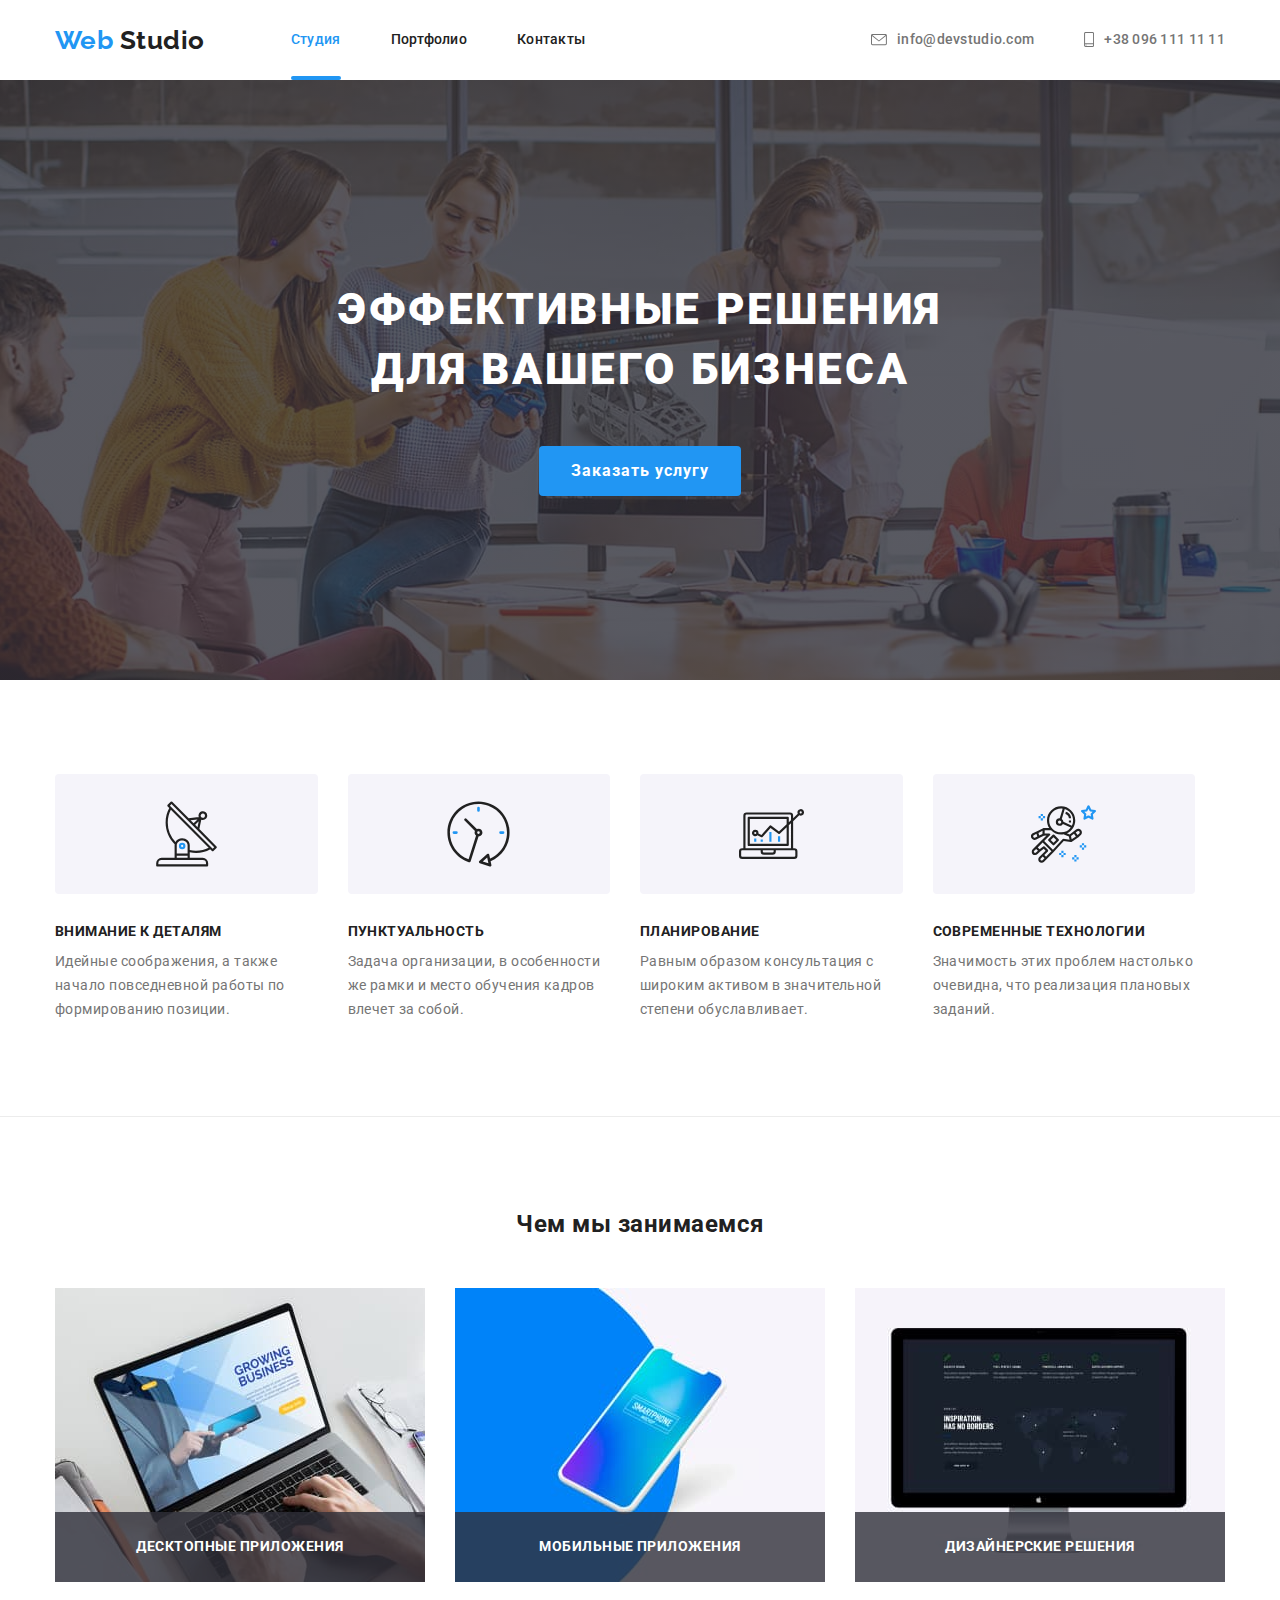
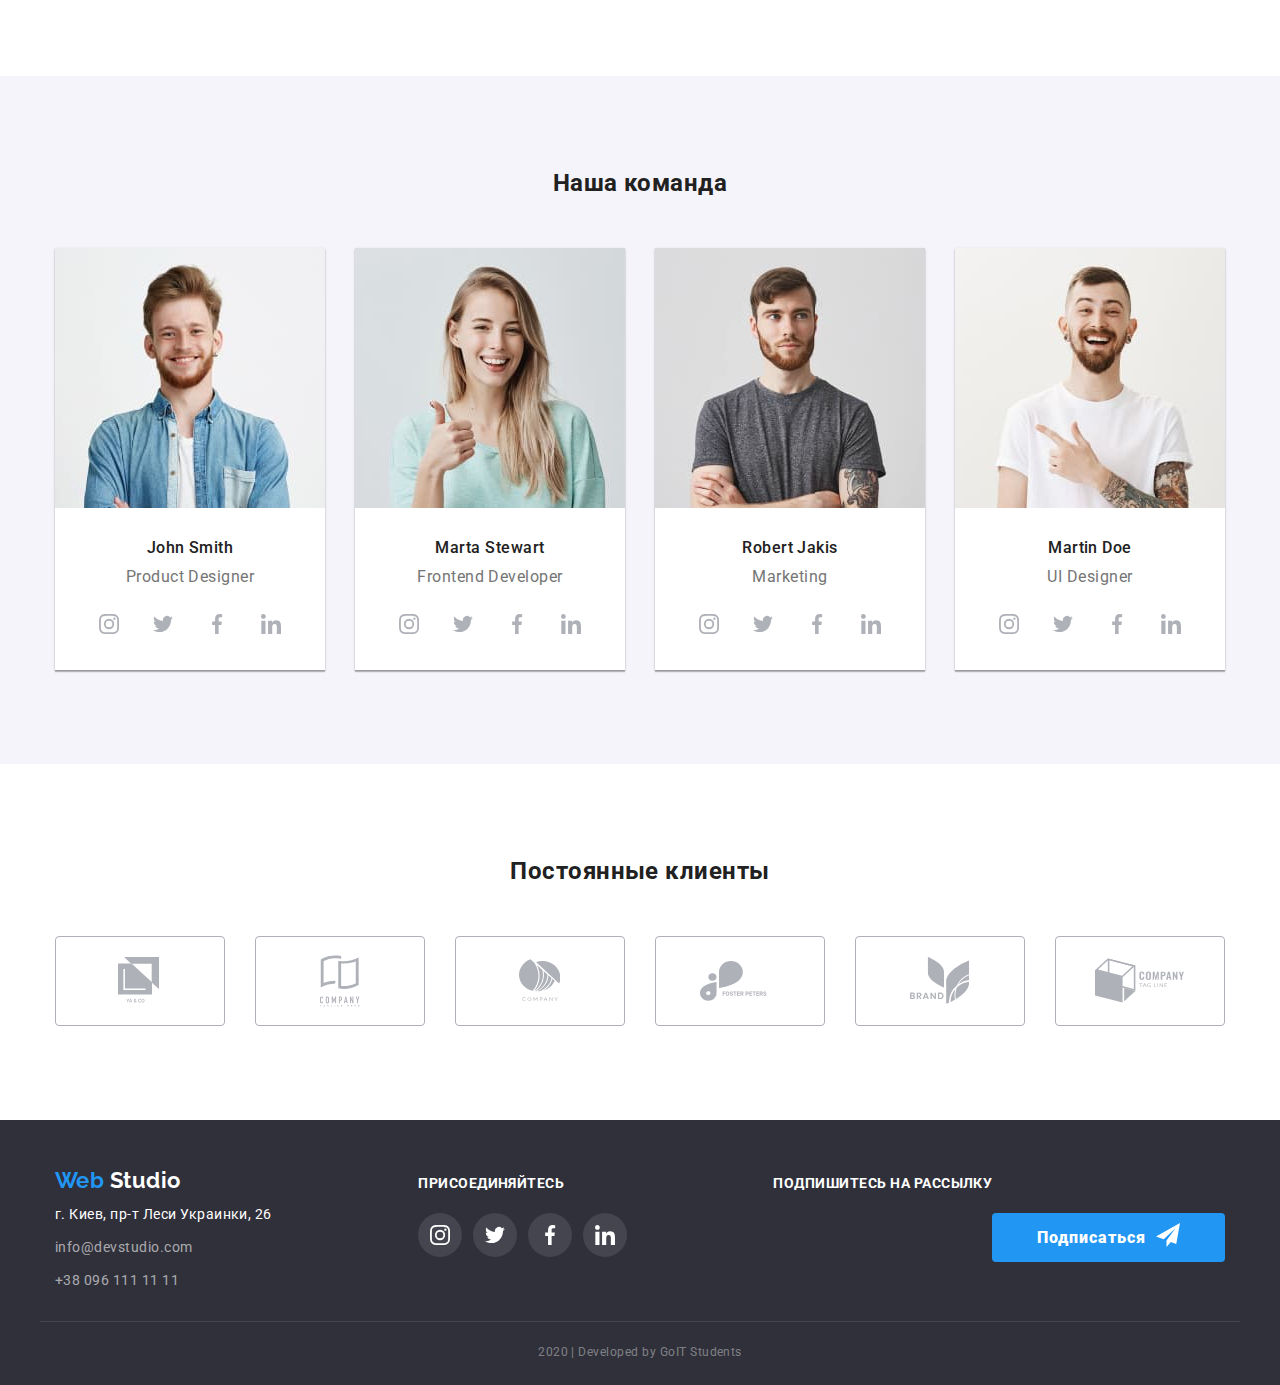
<file: index.html>
<!DOCTYPE html>
<html lang="ru">
  <head>
    <meta charset="UTF-8" />
    <meta name="viewport" content="width=device-width, initial-scale=1.0" />
    <title>Web Studio</title>
    <link
      href="https://fonts.googleapis.com/css2?family=Raleway:wght@700&family=Roboto:wght@400;500;700;900&display=swap"
      rel="stylesheet"
    />
    <link
      rel="stylesheet"
      href="https://cdnjs.cloudflare.com/ajax/libs/modern-normalize/0.6.0/modern-normalize.min.css"
    />
    <link rel="stylesheet" href="./css/common.css" />
    <link rel="stylesheet" href="./css/main.css" />
  </head>
  <body class="page-body">
    <!--Header-->
    <header>
      <div class="container header">
        <nav class="main-nav">
          <a href="./index.html" class="logo"
            >Web <span class="logo-word">Studio</span>
          </a>
          <ul class="site-nav list">
            <li class="item"><a href="" class="link current">Студия</a></li>
            <li class="item">
              <a href="./portfolio.html" class="link">Портфолио</a>
            </li>
            <li class="item"><a href="" class="link">Контакты</a></li>
          </ul>
        </nav>
        <address class="address-nav">
          <ul class="address-list list">
            <li class="item">
              <a
                href="mailto:info@devstudio.com"
                aria-label="email"
                class="link"
              >
                <svg class="email-icon">
                  <use href="./images/sprite.svg#icon-email"></use>
                </svg>

                info@devstudio.com
              </a>
            </li>
            <li class="item">
              <a
                href="tel:+380961111111"
                aria-label="phone-number"
                class="link"
              >
                <svg class="phone-icon">
                  <use href="./images/sprite.svg#icon-phone"></use>
                </svg>
                +38 096 111 11 11</a
              >
            </li>
          </ul>
        </address>
      </div>
    </header>
    <main>
      <!--"эффективные решения" section-->
      <section class="hero">
        <h1 class="hero-title">эффективные решения<br />для вашего бизнеса</h1>
        <a href="" class="button">Заказать услугу</a>
      </section>
      <!--Features section-->
      <section class="section features">
        <div class="container">
          <h2 class="section-title">Преимущества</h2>
          <ul class="feature-list list">
            <li class="item icon-antenna">
              <div class="features-icon">
                <svg class="antenna-icon">
                  <use href="./images/sprite.svg#icon-antenna"></use>
                </svg>
              </div>

              <!-- <a href="" aria-label="antenna-logo">Antenna</a> -->
              <h3 class="title">Внимание к деталям</h3>
              <p class="features-text">
                Идейные соображения, а также начало повседневной работы по
                формированию позиции.
              </p>
            </li>
            <li class="item icon-clock">
              <div class="features-icon">
                <svg class="antenna-icon">
                  <use href="./images/sprite.svg#icon-clock"></use>
                </svg>
              </div>
              <!-- <a href="" aria-label="clock-logo">Clock</a> -->
              <h3 class="title">Пунктуальность</h3>
              <p class="features-text">
                Задача организации, в особенности же рамки и место обучения
                кадров влечет за собой.
              </p>
            </li>
            <li class="item icon-monitor">
              <div class="features-icon">
                <svg class="antenna-icon">
                  <use href="./images/sprite.svg#icon-monitor"></use>
                </svg>
              </div>
              <!-- <a href="" aria-label="monitor-logo">Monitor</a> -->
              <h3 class="title">Планирование</h3>
              <p class="features-text">
                Равным образом консультация с широким активом в значительной
                степени обуславливает.
              </p>
            </li>
            <li class="item icon-astronaut">
              <div class="features-icon">
                <svg class="antenna-icon">
                  <use href="./images/sprite.svg#icon-astronaut"></use>
                </svg>
              </div>
              <!-- <a href="" aria-label="astronaut-logo">Astronaut</a> -->
              <h3 class="title">Современные технологии</h3>
              <p class="features-text">
                Значимость этих проблем настолько очевидна, что реализация
                плановых заданий.
              </p>
            </li>
          </ul>
        </div>
      </section>
      <!--"Чем мы занимаемся" section-->
      <section class="section our-work">
        <div class="container">
          <h2 class="section-title">Чем мы занимаемся</h2>
          <ul class="work-list list">
            <li class="item">
              <div class="our-work-thumb">
                <img
                  src="./images/comp.jpg"
                  class="our-work-photo"
                  alt="ноутбук"
                  width="370"
                />
                <h3 class="title">Десктопные приложения</h3>
              </div>
            </li>
            <li class="item">
              <div class="our-work-thumb">
                <img
                  src="./images/mobile-phone.jpg"
                  class="our-work-photo"
                  alt="телефон"
                  width="370"
                />
                <h3 class="title">Мобильные приложения</h3>
              </div>
            </li>
            <li class="item">
              <div class="our-work-thumb">
                <img
                  src="./images/desktop-monitor.jpg"
                  class="our-work-photo"
                  alt="монитор"
                  width="370"
                />
                <h3 class="title">Дизайнерские решения</h3>
              </div>
            </li>
          </ul>
        </div>
      </section>
      <!--"Наша команда" section-->
      <section class="section team">
        <div class="container">
          <h2 class="section-title">Наша команда</h2>
          <ul class="team-list list">
            <li class="item">
              <img
                src="./images/our-team/john-smith.jpg"
                class="teammember-photo"
                alt="John Smith"
                width="270"
              />

              <h3 class="teammate">John Smith</h3>
              <p class="major">Product Designer</p>
              <ul class="list social-links">
                <li class="item-link">
                  <a
                    href=""
                    class="link social-link-icon"
                    aria-label="instagram-link"
                  >
                    <svg class="item-icon">
                      <use href="./images/sprite.svg#icon-instagram"></use>
                    </svg>
                  </a>
                </li>
                <li class="item-link">
                  <a
                    href=""
                    class="link social-link-icon"
                    aria-label="twitter-link"
                  >
                    <svg class="item-icon">
                      <use href="./images/sprite.svg#icon-twitter"></use>
                    </svg>
                  </a>
                </li>
                <li class="item-link">
                  <a
                    href=""
                    class="link social-link-icon"
                    aria-label="facebook-link"
                  >
                    <svg class="item-icon">
                      <use href="./images/sprite.svg#icon-facebook"></use>
                    </svg>
                  </a>
                </li>
                <li class="item-link">
                  <a
                    href=""
                    class="link social-link-icon"
                    aria-label="linkedin-link"
                  >
                    <svg class="item-icon">
                      <use href="./images/sprite.svg#icon-linkedin"></use>
                    </svg>
                  </a>
                </li>
              </ul>
            </li>
            <li class="item">
              <img
                src="./images/our-team/marta-stewart.jpg"
                class="teammember-photo"
                alt="Marta Stewart"
                width="270"
              />
              <h3 class="teammate">Marta Stewart</h3>
              <p class="major">Frontend Developer</p>
              <ul class="list social-links">
                <li class="item-link">
                  <a
                    href=""
                    class="link social-link-icon"
                    aria-label="instagram-link"
                  >
                    <svg class="item-icon">
                      <use href="./images/sprite.svg#icon-instagram"></use>
                    </svg>
                  </a>
                </li>
                <li class="item-link">
                  <a
                    href=""
                    class="link social-link-icon"
                    aria-label="twitter-link"
                  >
                    <svg class="item-icon">
                      <use href="./images/sprite.svg#icon-twitter"></use>
                    </svg>
                  </a>
                </li>
                <li class="item-link">
                  <a
                    href=""
                    class="link social-link-icon"
                    aria-label="facebook-link"
                  >
                    <svg class="item-icon">
                      <use href="./images/sprite.svg#icon-facebook"></use>
                    </svg>
                  </a>
                </li>
                <li class="item-link">
                  <a
                    href=""
                    class="link social-link-icon"
                    aria-label="linkedin-link"
                  >
                    <svg class="item-icon">
                      <use href="./images/sprite.svg#icon-linkedin"></use>
                    </svg>
                  </a>
                </li>
              </ul>
            </li>
            <li class="item">
              <img
                src="./images/our-team/robert-jakis.jpg"
                class="teammember-photo"
                alt="Robert Jakis"
                width="270"
              />
              <h3 class="teammate">Robert Jakis</h3>
              <p class="major">Marketing</p>
              <ul class="list social-links">
                <li class="item-link">
                  <a
                    href=""
                    class="link social-link-icon"
                    aria-label="instagram-link"
                  >
                    <svg class="item-icon">
                      <use href="./images/sprite.svg#icon-instagram"></use>
                    </svg>
                  </a>
                </li>
                <li class="item-link">
                  <a
                    href=""
                    class="link social-link-icon"
                    aria-label="twitter-link"
                  >
                    <svg class="item-icon">
                      <use href="./images/sprite.svg#icon-twitter"></use>
                    </svg>
                  </a>
                </li>
                <li class="item-link">
                  <a
                    href=""
                    class="link social-link-icon"
                    aria-label="facebook-link"
                  >
                    <svg class="item-icon">
                      <use href="./images/sprite.svg#icon-facebook"></use>
                    </svg>
                  </a>
                </li>
                <li class="item-link">
                  <a
                    href=""
                    class="link social-link-icon"
                    aria-label="linkedin-link"
                  >
                    <svg class="item-icon">
                      <use href="./images/sprite.svg#icon-linkedin"></use>
                    </svg>
                  </a>
                </li>
              </ul>
            </li>
            <li class="item">
              <img
                src="./images/our-team/martin-doe.jpg"
                class="teammember-photo"
                alt="Martin Doe"
                width="270"
              />
              <h3 class="teammate">Martin Doe</h3>
              <p class="major">UI Designer</p>
              <ul class="list social-links">
                <li class="item-link">
                  <a
                    href=""
                    class="link social-link-icon"
                    aria-label="instagram-link"
                  >
                    <svg class="item-icon">
                      <use href="./images/sprite.svg#icon-instagram"></use>
                    </svg>
                  </a>
                </li>
                <li class="item-link">
                  <a
                    href=""
                    class="link social-link-icon"
                    aria-label="twitter-link"
                  >
                    <svg class="item-icon">
                      <use href="./images/sprite.svg#icon-twitter"></use>
                    </svg>
                  </a>
                </li>
                <li class="item-link">
                  <a
                    href=""
                    class="link social-link-icon"
                    aria-label="facebook-link"
                  >
                    <svg class="item-icon">
                      <use href="./images/sprite.svg#icon-facebook"></use>
                    </svg>
                  </a>
                </li>
                <li class="item-link">
                  <a
                    href=""
                    class="link social-link-icon"
                    aria-label="linkedin-link"
                  >
                    <svg class="item-icon">
                      <use href="./images/sprite.svg#icon-linkedin"></use>
                    </svg>
                  </a>
                </li>
              </ul>
            </li>
          </ul>
        </div>
      </section>
      <!--"Постоянные клиенты" section-->
      <section class="section customers">
        <div class="container">
          <h2 class="section-title">Постоянные клиенты</h2>
          <ul class="list customers-list">
            <li class="item customer-logo-1">
              <a href="" aria-label="customer-logo-1" class="customer-logo">
                <svg class="customer-logo-icon-1">
                  <use href="./images/sprite.svg#icon-logo-1"></use>
                </svg>
              </a>
            </li>
            <li class="item customer-logo-2">
              <a href="" aria-label="customer-logo-2" class="customer-logo">
                <svg class="customer-logo-icon-2">
                  <use href="./images/sprite.svg#icon-logo-2"></use>
                </svg>
              </a>
            </li>
            <li class="item customer-logo-3">
              <a href="" aria-label="customer-logo-3" class="customer-logo">
                <svg class="customer-logo-icon-3">
                  <use href="./images/sprite.svg#icon-logo-3"></use>
                </svg>
              </a>
            </li>
            <li class="item customer-logo-4">
              <a href="" aria-label="customer-logo-4" class="customer-logo">
                <svg class="customer-logo-icon-4">
                  <use href="./images/sprite.svg#icon-logo-4"></use>
                </svg>
              </a>
            </li>
            <li class="item customer-logo-5">
              <a href="" aria-label="customer-logo-5" class="customer-logo">
                <svg class="customer-logo-icon-5">
                  <use href="./images/sprite.svg#icon-logo-5"></use>
                </svg>
              </a>
            </li>
            <li class="item customer-logo-6">
              <a href="" aria-label="customer-logo-6" class="customer-logo">
                <svg class="customer-logo-icon-6">
                  <use href="./images/sprite.svg#icon-logo-6"></use>
                </svg>
              </a>
            </li>
          </ul>
        </div>
      </section>
    </main>
    <!-- Footer -->
    <footer class="footer">
      <div class="container footer-flex">
        <div class="nav-flex">
          <nav>
            <a href="./index.html" class="logo-footer"
              >Web <span class="logo-word-footer">Studio</span></a
            >
          </nav>

          <address class="address-flex">
            <span class="footer-address">г. Киев, пр-т Леси Украинки, 26</span>
            <a href="mailto:info@devstudio.com" class="footer-contacts"
              >info@devstudio.com</a
            >
            <a href="tel:+380961111111" class="footer-contacts"
              >+38 096 111 11 11</a
            >
          </address>
        </div>
        <div class="join">
          <b class="call">присоединяйтесь</b>
          <ul class="list social-links">
            <li class="item footer-link">
              <a
                href=""
                class="link footer-social-link-icon"
                aria-label="Instagram link"
              >
                <svg class="item-icon">
                  <use href="./images/sprite.svg#icon-instagram"></use>
                </svg>
              </a>
            </li>
            <li class="item footer-link">
              <a
                href=""
                class="link footer-social-link-icon"
                aria-label="Twitter link"
              >
                <svg class="item-icon">
                  <use href="./images/sprite.svg#icon-twitter"></use>
                </svg>
              </a>
            </li>
            <li class="item footer-link">
              <a
                href=""
                class="link footer-social-link-icon"
                aria-label="Facebook link"
              >
                <svg class="item-icon">
                  <use href="./images/sprite.svg#icon-facebook"></use>
                </svg>
              </a>
            </li>
            <li class="item footer-link">
              <a
                href=""
                class="link footer-social-link-icon"
                aria-label="Linkedin link"
              >
                <svg class="item-icon">
                  <use href="./images/sprite.svg#icon-linkedin"></use>
                </svg>
              </a>
            </li>
          </ul>
        </div>
        <div class="subscribe">
          <b class="call">Подпишитесь на рассылку</b>
          <!-- <button type="button" class="footer-button">Подписаться</button> -->
          <a href="" class="button"
            >Подписаться
            <svg class="button-icon">
              <use href="./images/sprite.svg#icon-button-icon"></use>
            </svg>
          </a>
        </div>
      </div>

      <p class="container copyright">2020 | Developed by GoIT Students</p>
    </footer>
  </body>
</html>
</file>
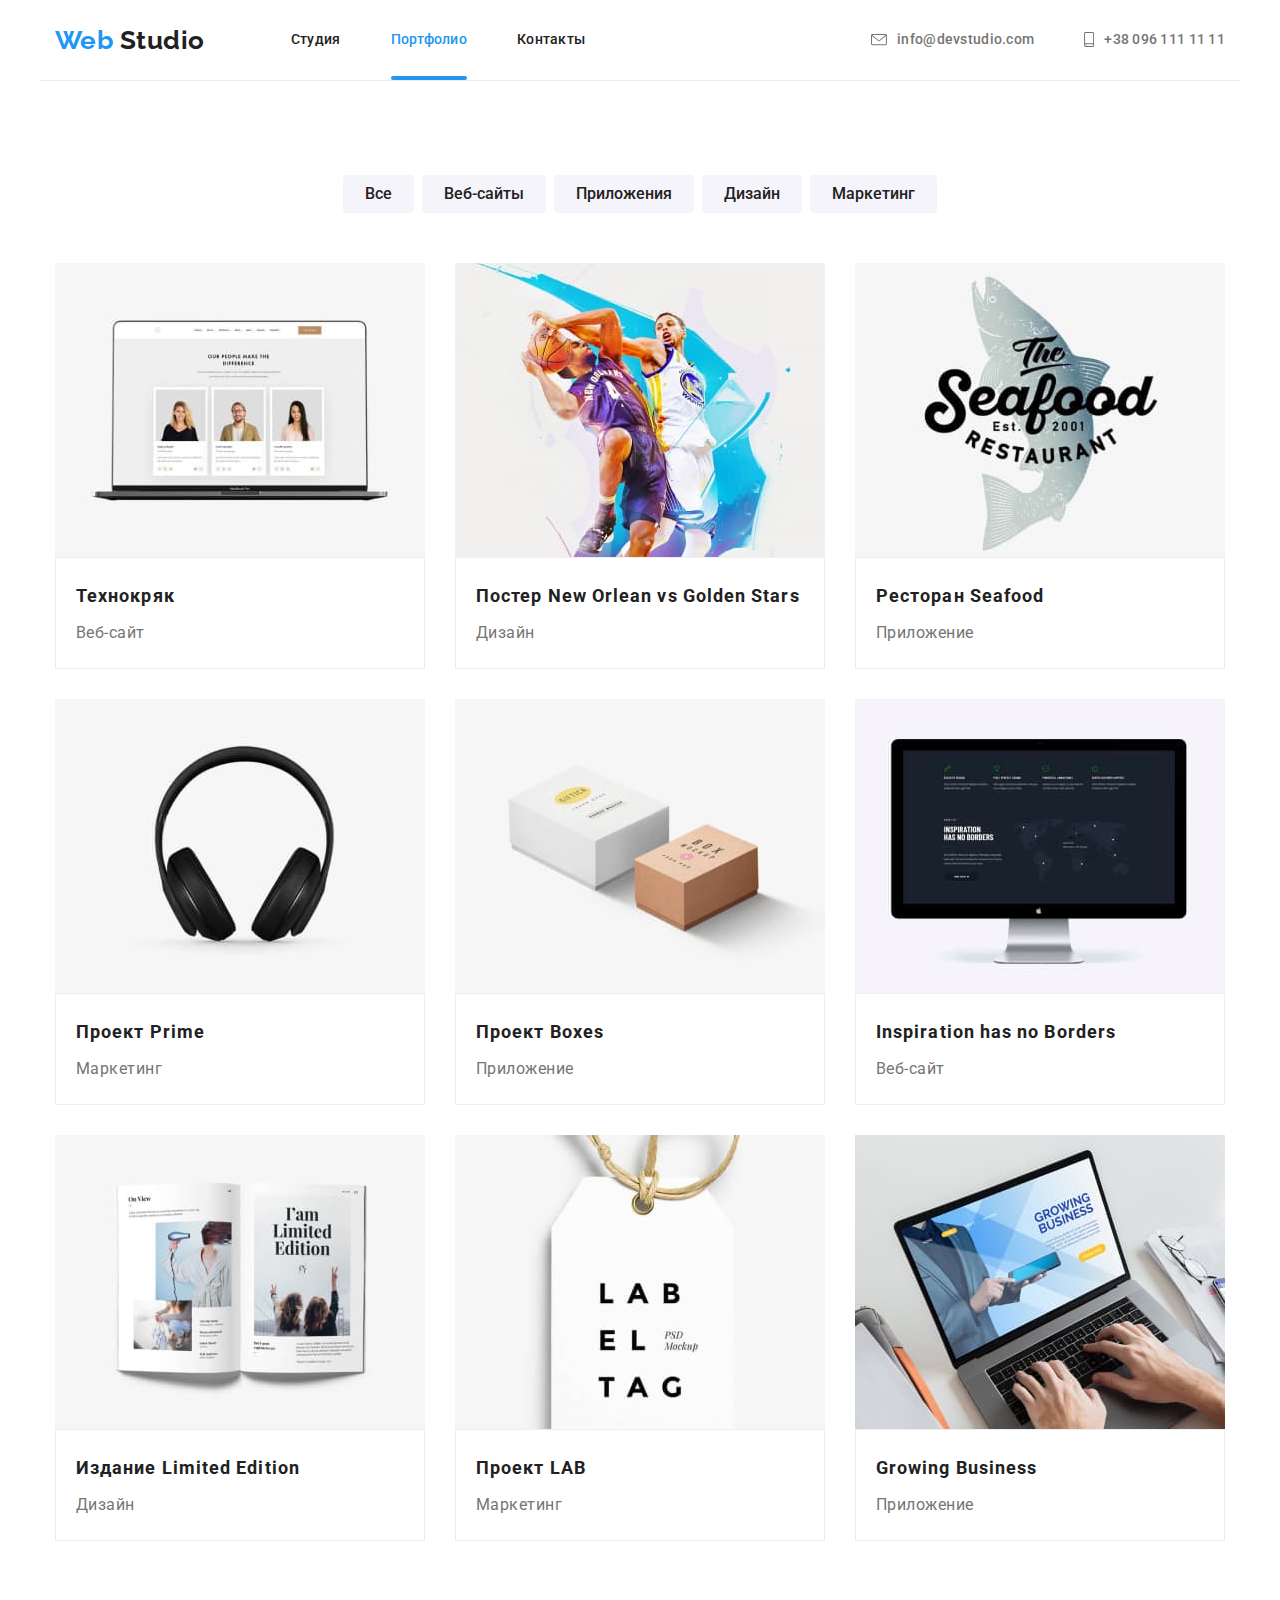
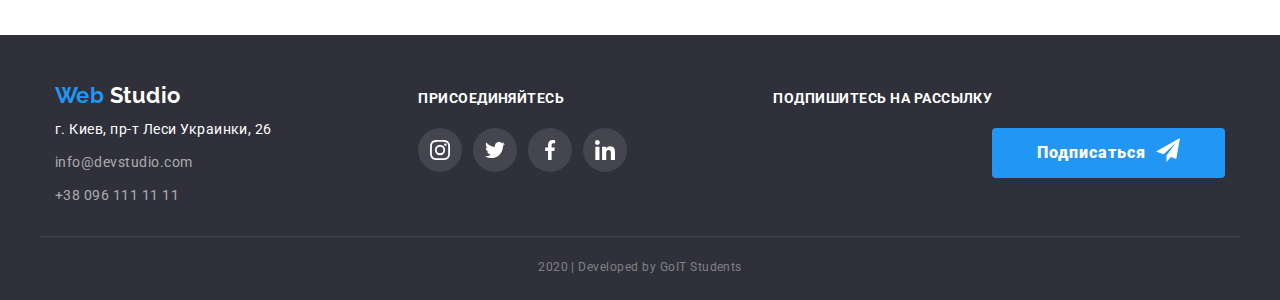
<file: portfolio.html>
<!DOCTYPE html>
<html lang="ru">
  <head>
    <meta charset="UTF-8" />
    <meta name="viewport" content="width=device-width, initial-scale=1.0" />
    <title>Web Studio</title>
    <link
      href="https://fonts.googleapis.com/css2?family=Raleway:wght@700&family=Roboto:wght@400;500;700;900&display=swap"
      rel="stylesheet"
    />
    <link
      rel="stylesheet"
      href="https://cdnjs.cloudflare.com/ajax/libs/modern-normalize/0.6.0/modern-normalize.min.css"
    />
    <link rel="stylesheet" href="./css/common.css" />
    <link rel="stylesheet" href="./css/portfolio.css" />
  </head>
  <body class="page-body">
    <!--Header-->
    <header>
      <div class="container header">
        <nav class="main-nav">
          <a href="./index.html" class="logo"
            >Web <span class="logo-word">Studio</span>
          </a>
          <ul class="site-nav list">
            <li class="item"><a href="./index.html" class="link">Студия</a></li>
            <li class="item">
              <a href="./portfolio.html" class="link current">Портфолио</a>
            </li>
            <li class="item"><a href="" class="link">Контакты</a></li>
          </ul>
        </nav>
        <address class="address-nav">
          <ul class="address-list list">
            <li class="item">
              <a
                href="mailto:info@devstudio.com"
                aria-label="email"
                class="link"
              >
                <svg class="email-icon">
                  <use href="./images/sprite.svg#icon-email"></use>
                </svg>
                info@devstudio.com
              </a>
            </li>
            <li class="item">
              <a
                href="tel:+380961111111"
                aria-label="phone-number"
                class="link"
              >
                <svg class="phone-icon">
                  <use href="./images/sprite.svg#icon-phone"></use>
                </svg>
                +38 096 111 11 11</a
              >
            </li>
          </ul>
        </address>
      </div>
    </header>
    <main>
      <!-- Portfolio section -->
      <section class="section portfolio">
        <div class="container">
          <h1 class="portfolio-title">Портфолио</h1>
          <ul class="portfolio-nav list">
            <li class="item">
              <button type="button" class="button">Все</button>
            </li>
            <li class="item">
              <button type="button" class="button">Веб-сайты</button>
            </li>
            <li class="item">
              <button type="button" class="button">Приложения</button>
            </li>
            <li class="item">
              <button type="button" class="button">Дизайн</button>
            </li>
            <li class="item">
              <button type="button" class="button">Маркетинг</button>
            </li>
          </ul>
          <ul class="examples list">
            <li class="item">
              <a href="" class="link examples-link">
                <div class="product-thumb">
                  <img
                    src="./images/portfolio/laptop.jpg"
                    class="example-photo"
                    alt="Ноутбук"
                    width="370"
                  />

                  <p class="description">
                    Технокряк это современная площадка распространения
                    коронавируса. Компании используют эту платформу для
                    цифрового шпионажа и атак на защищённые сервера конкурентов.
                  </p>
                </div>
                <div class="card-content">
                  <h2 class="title">Технокряк</h2>
                  <p class="type">Веб-сайт</p>
                </div>
              </a>
            </li>
            <li class="item">
              <a href="" class="link examples-link">
                <div class="product-thumb">
                  <img
                    src="./images/portfolio/basketball.jpg"
                    class="example-photo"
                    alt="Баскетболисти"
                    width="370"
                  />
                  <p class="description">
                    Технокряк это современная площадка распространения
                    коронавируса. Компании используют эту платформу для
                    цифрового шпионажа и атак на защищённые сервера конкурентов.
                  </p>
                </div>
                <div class="card-content">
                  <h2 class="title">Постер New Orlean vs Golden Stars</h2>
                  <p class="type">Дизайн</p>
                </div>
              </a>
            </li>
            <li class="item">
              <a href="" class="link examples-link">
                <div class="product-thumb">
                  <img
                    src="./images/portfolio/seafood.jpg"
                    class="example-photo"
                    alt="Название ресторана"
                    width="370"
                  />
                  <p class="description">
                    Технокряк это современная площадка распространения
                    коронавируса. Компании используют эту платформу для
                    цифрового шпионажа и атак на защищённые сервера конкурентов.
                  </p>
                </div>
                <div class="card-content">
                  <h2 class="title">Ресторан Seafood</h2>
                  <p class="type">Приложение</p>
                </div>
              </a>
            </li>
            <li class="item">
              <a href="" class="link examples-link">
                <div class="product-thumb">
                  <img
                    src="./images/portfolio/headphones.jpg"
                    class="example-photo"
                    alt="Наушники"
                    width="370"
                  />
                  <p class="description">
                    Технокряк это современная площадка распространения
                    коронавируса. Компании используют эту платформу для
                    цифрового шпионажа и атак на защищённые сервера конкурентов.
                  </p>
                </div>
                <div class="card-content">
                  <h2 class="title">Проект Prime</h2>
                  <p class="type">Маркетинг</p>
                </div>
              </a>
            </li>
            <li class="item">
              <a href="" class="link examples-link">
                <div class="product-thumb">
                  <img
                    src="./images/portfolio/boxes.jpg"
                    class="example-photo"
                    alt="Коробки"
                    width="370"
                  />
                  <p class="description">
                    Технокряк это современная площадка распространения
                    коронавируса. Компании используют эту платформу для
                    цифрового шпионажа и атак на защищённые сервера конкурентов.
                  </p>
                </div>
                <div class="card-content">
                  <h2 class="title">Проект Boxes</h2>
                  <p class="type">Приложение</p>
                </div>
              </a>
            </li>
            <li class="item">
              <a href="" class="link examples-link">
                <div class="product-thumb">
                  <img
                    src="./images/portfolio/monitor.jpg"
                    class="example-photo"
                    alt="Монитор"
                    width="370"
                  />
                  <p class="description">
                    Технокряк это современная площадка распространения
                    коронавируса. Компании используют эту платформу для
                    цифрового шпионажа и атак на защищённые сервера конкурентов.
                  </p>
                </div>
                <div class="card-content">
                  <h2 class="title">Inspiration has no Borders</h2>
                  <p class="type">Веб-сайт</p>
                </div>
              </a>
            </li>
            <li class="item">
              <a href="" class="link examples-link">
                <div class="product-thumb">
                  <img
                    src="./images/portfolio/book.jpg"
                    class="example-photo"
                    alt="Книга"
                    width="370"
                  />
                  <p class="description">
                    Технокряк это современная площадка распространения
                    коронавируса. Компании используют эту платформу для
                    цифрового шпионажа и атак на защищённые сервера конкурентов.
                  </p>
                </div>
                <div class="card-content">
                  <h2 class="title">Издание Limited Edition</h2>
                  <p class="type">Дизайн</p>
                </div>
              </a>
            </li>
            <li class="item">
              <a href="" class="link examples-link">
                <div class="product-thumb">
                  <img
                    src="./images/portfolio/lab.jpg"
                    class="example-photo"
                    alt="Бирка"
                    width="370"
                  />
                  <p class="description">
                    Технокряк это современная площадка распространения
                    коронавируса. Компании используют эту платформу для
                    цифрового шпионажа и атак на защищённые сервера конкурентов.
                  </p>
                </div>
                <div class="card-content">
                  <h2 class="title">Проект LAB</h2>
                  <p class="type">Маркетинг</p>
                </div>
              </a>
            </li>
            <li class="item">
              <a href="" class="link examples-link">
                <div class="product-thumb">
                  <img
                    src="./images/portfolio/laptop-2.jpg"
                    class="example-photo"
                    alt="Ноутбук"
                    width="370"
                  />
                  <p class="description">
                    Технокряк это современная площадка распространения
                    коронавируса. Компании используют эту платформу для
                    цифрового шпионажа и атак на защищённые сервера конкурентов.
                  </p>
                </div>
                <div class="card-content">
                  <h2 class="title">Growing Business</h2>
                  <p class="type">Приложение</p>
                </div>
              </a>
            </li>
          </ul>
        </div>
      </section>
    </main>
    <!-- Footer -->
    <footer class="footer">
      <div class="container footer-flex">
        <div class="nav-flex">
          <nav>
            <a href="./index.html" class="logo-footer"
              >Web <span class="logo-word-footer">Studio</span></a
            >
          </nav>

          <address class="address-flex">
            <span class="footer-address">г. Киев, пр-т Леси Украинки, 26</span>
            <a href="mailto:info@devstudio.com" class="footer-contacts"
              >info@devstudio.com</a
            >
            <a href="tel:+380961111111" class="footer-contacts"
              >+38 096 111 11 11</a
            >
          </address>
        </div>
        <div class="join">
          <b class="call">присоединяйтесь</b>
          <ul class="list social-links">
            <li class="item footer-link">
              <a
                href=""
                class="link footer-social-link-icon"
                aria-label="Instagram link"
              >
                <svg class="item-icon">
                  <use href="./images/sprite.svg#icon-instagram"></use>
                </svg>
              </a>
            </li>
            <li class="item footer-link">
              <a
                href=""
                class="link footer-social-link-icon"
                aria-label="Twitter link"
              >
                <svg class="item-icon">
                  <use href="./images/sprite.svg#icon-twitter"></use>
                </svg>
              </a>
            </li>
            <li class="item footer-link">
              <a
                href=""
                class="link footer-social-link-icon"
                aria-label="Facebook link"
              >
                <svg class="item-icon">
                  <use href="./images/sprite.svg#icon-facebook"></use>
                </svg>
              </a>
            </li>
            <li class="item footer-link">
              <a
                href=""
                class="link footer-social-link-icon"
                aria-label="Linkedin link"
              >
                <svg class="item-icon">
                  <use href="./images/sprite.svg#icon-linkedin"></use>
                </svg>
              </a>
            </li>
          </ul>
        </div>
        <div class="subscribe">
          <b class="call">Подпишитесь на рассылку</b>
          <!-- <button type="button" class="footer-button">Подписаться</button> -->
          <a href="" class="button"
            >Подписаться
            <svg class="button-icon">
              <use href="./images/sprite.svg#icon-button-icon"></use>
            </svg>
          </a>
        </div>
      </div>

      <p class="container copyright">2020 | Developed by GoIT Students</p>
    </footer>
  </body>
</html>
</file>
<file: css/common.css>
:root {
  --primary-text-color: #212121;
  --secondary-text-color: #757575;
  --accent-color: #2196f3;
  --secondary-background-color: #f5f4fa;
  --third-color: #ffffff;
  --third-background-color: #2f303a;
  --contacts-footer-color: rgba(255, 255, 255, 0.6);
  --footer-year-color: rgba(255, 255, 255, 0.4);
  --svg-color: #afb1b8;
}
img {
  display: block;
  max-width: 100%;
  height: auto;
}
/* Body */
.page-body {
  background-color: var(--third-color);
  color: var(--primary-text-color);

  font-family: Roboto, sans-serif;
  letter-spacing: 0.03em;
}

.list {
  list-style: none;
  padding: 0;
  margin: 0;
}
.container {
  width: 1200px;
  padding-left: 15px;
  padding-right: 15px;
  margin-left: auto;
  margin-right: auto;

  /* outline: 2px solid tomato; */
}

.section {
  padding-top: 94px;
  padding-bottom: 94px;
}

/* Logo */
.logo {
  margin-left: auto;
  margin-right: 86px;

  color: var(--accent-color);

  text-decoration: none;
  font-family: Raleway, sans-serif;
  font-weight: 700;
  font-size: 26px;
  line-height: 1.19;
}
.logo-word {
  color: var(--primary-text-color);
}
/* Main-nav */

.header {
  display: flex;
  align-items: center;
}

.main-nav {
  display: flex;
  align-items: center;
}

/* Address nav */
.address-nav {
  margin-left: auto;
}

/* Site nav */
.site-nav {
  display: flex;
}

/* .site-nav .item:not(:last-child) {
  margin-right: 50px;
} */

.site-nav .item + .item {
  margin-left: 50px;
}

.site-nav .link {
  position: relative;
  display: block;
  padding-top: 32px;
  padding-bottom: 32px;

  color: var(--primary-text-color);

  text-decoration: none;
  font-weight: 500;
  font-size: 14px;
  line-height: 1.14;
  letter-spacing: 0.02em;

  transition: color 250ms cubic-bezier(0.4, 0, 0.2, 1);
}
.site-nav .link:focus,
.site-nav .link:hover {
  color: var(--accent-color);
}
.site-nav .link.current {
  color: var(--accent-color);
}

.site-nav .current::before {
  position: absolute;
  content: '';
  display: block;
  width: 100%;
  height: 4px;
  bottom: 0;
  border-radius: 2px;
  background-color: var(--accent-color);
}

/* Address */
.address-list {
  display: flex;
}

/* .address-list > .item::before {
  content: ' 1';
  background-size: 16px 12px;
  background-color: teal;
  background-image: url(../images/phone.svg);
  background-repeat: no-repeat;
  background-position: center;
} */

.address-list .item + .item {
  display: block;
  margin-left: 50px;
}

.address-list .link {
  display: flex;
  align-items: center;

  color: var(--secondary-text-color);

  text-decoration: none;
  font-style: normal;
  font-weight: 500;
  font-size: 14px;
  line-height: 1.14;
  letter-spacing: 0.02em;

  transition: color 250ms cubic-bezier(0.4, 0, 0.2, 1);
}

.address-list .link:hover,
.address-list .link:focus {
  color: var(--accent-color);
}

.address-list .email-icon {
  width: 16px;
  height: 12px;
  margin-right: 10px;
  fill: currentColor;
}

.address-list .phone-icon {
  width: 10px;
  height: 15px;
  margin-right: 10px;
  fill: currentColor;
}

/* .address-list .email-icon:focus,
.address-list .email-icon:hover {
  fill: var(--accent-color);
}

.address-list .phone-icon:focus,
.address-list .phone-icon:hover {
  fill: var(--accent-color);
} */

/* .address-list .email-icon::before {
  content: '';
  display: inline-flex;

  width: 16px;
  height: 12px;
  margin-right: 10px;
  background-image: url(../images/email.svg);
  background-size: contain;
  background-repeat: no-repeat;
} */

/* .address-list .phone-icon::before {
  content: '';
  display: inline-flex;

  width: 10px;
  height: 15px;
  margin-right: 10px;
  background-image: url(..//images/phone.svg);
  background-size: contain;
  background-repeat: no-repeat;
} */

/* Footer */
.footer {
  background-color: var(--third-background-color);
}
.footer-flex {
  padding-top: 48px;
  display: flex;
  align-items: baseline;
  justify-content: space-between;
}

.footer .logo-footer {
  color: var(--accent-color);

  text-decoration: none;
  font-family: Raleway, sans-serif;
  font-weight: 700;
  font-size: 22px;
  line-height: 1.17;
}
.logo-word-footer {
  color: var(--third-color);
}
.footer .nav-flex {
  display: flex;
  flex-direction: column;
}
.address-flex {
  display: flex;
  padding-bottom: 28px;
  flex-direction: column;
}

.footer .join {
  display: flex;
  flex-direction: column;
}
.footer .social-links {
  display: flex;
  padding-top: 21px;
}
.social-links .item + .item {
  margin-left: 11px;
}

.footer-social-link-icon {
  display: flex;
  justify-content: center;
  width: 44px;
  height: 44px;
  background-color: rgba(255, 255, 255, 0.1);
  border-radius: 50%;

  align-items: center;
  fill: var(--third-color);

  transition: background-color 250ms cubic-bezier(0.4, 0, 0.2, 1);
}
.item-icon {
  width: 20px;
  height: 20px;
}
.footer-social-link-icon:focus,
.footer-social-link-icon:hover {
  background-color: var(--accent-color);
}

.footer .subscribe {
  display: flex;
}
.footer-address {
  padding-top: 10px;
  color: var(--third-color);

  font-style: normal;
  font-size: 14px;
  line-height: 1.71;
}
.footer-contacts {
  padding-top: 9px;
  color: var(--contacts-footer-color);

  font-style: normal;
  text-decoration: none;
  font-size: 14px;
  line-height: 1.71;
}
.footer .call {
  color: var(--third-color);

  font-weight: 700;
  font-size: 14px;
  line-height: 1.14;
  text-transform: uppercase;
}

.copyright {
  margin-top: 0;
  margin-bottom: 0;
  padding-top: 18px;
  padding-bottom: 21px;
  border-top: 1px solid rgba(255, 255, 255, 0.1);

  color: var(--footer-year-color);

  font-size: 12px;
  line-height: 2;
  text-align: center;
}
/* Button */
/* .footer-button {
  color: var(--third-color);
  background-color: var(--accent-color);

  font-family: inherit;
  font-weight: 900;
  font-size: 16px;
  line-height: 1.88;
  letter-spacing: 0.06em;
} */
.footer .button {
  display: inline-flex;
  margin-top: 37px;

  color: var(--third-color);
  background-color: var(--accent-color);

  border-radius: 4px;
  padding: 10px 45px;
  min-width: 200px;

  text-decoration: none;
  text-align: center;
  font-weight: 900;
  font-size: 16px;
  line-height: 1.87;
  letter-spacing: 0.06em;
  cursor: pointer;
}

.button-icon {
  width: 24px;
  height: 24px;
  margin-left: 10px;
}

/* .footer .button::after {
  content: '';
  width: 24px;
  height: 24px;
  margin-left: 10px;
  background-image: url(../images/button-icon.svg);
  background-size: contain;
} */

/* .footer-link .link {
  display: inline-block;
  width: 44px;
  height: 44px;
  background-color: rgba(255, 255, 255, 0.1);
  border-radius: 50%;
  background-size: 20px;
  background-repeat: no-repeat;
  background-position: center;
} */
/* .link.instagram {
  background-image: url(../images/footer-links/instagram.svg);
}
.link.twitter {
  background-image: url(../images/footer-links/twitter.svg);
}
.link.facebook {
  background-image: url(../images/footer-links/facebook.svg);
}
.link.linkedin {
  background-image: url(../images/footer-links/linkedin.svg);
}

.footer-link .link:focus,
.footer-link .link:hover {
  background-color: var(--accent-color);
} */
</file>
<file: css/main.css>
/* колір основного тектсу #212121 */
/* вторинний колір тексту #757575 */
/* білий #FFFFFF */
/* акцент #2196F3 */
/* адреса (футер) rgba(255, 255, 255, 0.6) */
/* рік (футер) rgba(255, 255, 255, 0.4) */
/* вторичний колір фону #F5F4FA */
/* колір фону футера #2F303A */

/* hero */

.hero {
  /* outline: 2px solid tomato; */
  max-width: 1600px;
  height: 600px;
  margin-left: auto;
  margin-right: auto;
  text-align: center;
  background-image: linear-gradient(
      rgba(47, 48, 58, 0.8),
      rgba(47, 48, 58, 0.8)
    ),
    url(../images/hero-img.jpg);
  background-size: cover;
  background-repeat: no-repeat;
  background-position: center;
  background-color: #000000;
}
.hero .hero-title {
  margin-top: 0;
  margin-bottom: 46px;
  padding-top: 200px;

  color: var(--third-color);

  font-weight: 900;
  font-size: 44px;
  line-height: 1.36;
  letter-spacing: 0.06em;
  text-transform: uppercase;
}
.hero .button {
  display: inline-block;
  color: var(--third-color);
  background-color: var(--accent-color);

  border-radius: 4px;
  padding: 10px 32px;
  min-width: 200px;

  text-decoration: none;
  text-align: center;
  font-weight: 700;
  font-size: 16px;
  line-height: 1.87;
  letter-spacing: 0.06em;
}
/* section */
.features .section-title {
  display: none;
  margin-bottom: 0;
  margin-top: 0;
  color: var(--primary-text-color);

  font-weight: 700;
  font-size: 36px;
  line-height: 1.16;
  text-align: center;
}
/* Features */

.feature-list .title {
  color: var(--primary-text-color);

  margin-top: 30px;
  margin-bottom: 0;

  font-weight: 700;
  font-size: 14px;
  line-height: 1.14;
  text-transform: uppercase;
}

.features .feature-list {
  display: flex;
}

.features .item {
  width: calc((100% - 90px) / 4);
  margin-right: 30px;
}

/* .features .item::before {
  content: '';
  display: block;
  height: 120px;
  border-radius: 4px;
  background-color: var(--secondary-background-color);
  background-repeat: no-repeat;
  background-position: center;
} */

.features-icon {
  display: flex;
  justify-content: center;
  align-items: center;
  height: 120px;
  border-radius: 4px;
  background-color: var(--secondary-background-color);
}

.antenna-icon {
  width: 65px;
  height: 70px;
  /* background-color: #ccc; */
}

/* .item.icon-antenna::before {
  background-image: url(../images/antenna.svg);
} */

/* .item.icon-clock::before {
  background-image: url(../images/clock.svg);
}

.item.icon-monitor::before {
  background-image: url(../images/monitor.svg);
}

.item.icon-astronaut::before {
  background-image: url(../images/astronaut.svg);
}

.features .item:nth-child(4n) {
  margin-right: 0;
} */

.feature-list .features-text {
  color: var(--secondary-text-color);

  margin-top: 10px;
  margin-bottom: 0;
  font-size: 14px;
  line-height: 1.71;
}
/* Work */

.our-work {
  border-top: 1px solid #ececec;
}
.our-work .section-title {
  text-align: center;
  margin-top: 0;
  margin-bottom: 0;
}

.work-list {
  margin-top: 50px;
}
.our-work .work-list {
  display: flex;
  justify-content: center;
}
.work-list .item {
  width: calc((100% - 60px) / 3);
  margin-right: 30px;
}
.work-list .item:nth-child(3n) {
  margin-right: 0;
}

.our-work-thumb {
  position: relative;
}

.work-list .title {
  position: absolute;
  bottom: 0;
  right: 0;

  color: var(--third-color);
  background-color: rgba(47, 48, 58, 0.8);

  margin-top: 0;
  margin-bottom: 0;
  padding: 27px 80px;
  height: 70px;
  width: 100%;

  font-weight: 700;
  font-size: 14px;
  line-height: 1.14;
  text-align: center;
  text-transform: uppercase;
}
/* Our team */

.team {
  background-color: var(--secondary-background-color);
}
.team .section-title {
  text-align: center;
  margin-top: 0;
  margin-bottom: 0;
}
.team-list {
  display: flex;
  margin-top: 50px;
  margin-left: auto;
  margin-right: auto;
}
.team-list .item {
  width: calc((100% - 90px) / 4);
  margin-right: 30px;
}

.team-list .item:nth-child(4n) {
  margin-right: 0;
}
.team-list .item:nth-last-child(-n + 4) {
  margin-bottom: 0;
  padding-bottom: 24px;

  background-color: var(--third-color);
  box-shadow: 0px 2px 1px rgba(0, 0, 0, 0.2), 0px 1px 1px rgba(0, 0, 0, 0.14),
    0px 1px 3px rgba(0, 0, 0, 0.12);
}

.item .social-links {
  display: flex;
  justify-content: center;
  margin-top: 16px;
}

.social-link-icon {
  display: flex;
  justify-content: center;
  align-items: center;
  width: 44px;
  height: 44px;
  border-radius: 50%;
  fill: var(--svg-color);

  transition: background-color 250ms cubic-bezier(0.4, 0, 0.2, 1),
    fill 250ms cubic-bezier(0.4, 0, 0.2, 1);
}

/* Social-network-icon */
.item-icon {
  width: 20px;
  height: 20px;
}

.social-links .item-link + .item-link {
  margin-left: 10px;
}

.social-link-icon:hover,
.social-link-icon:focus {
  background-color: var(--accent-color);

  fill: var(--third-color);
}

/* .item-link .link {
  display: inline-block;
  width: 20px;
  height: 20px;
  background-repeat: no-repeat;
  background-position: center;
} */

/* .item-link .instagram {
  background-image: url(../images/social-links/instagram.svg);
}

.item-link .twitter {
  background-image: url(../images/social-links/twitter.svg);
}

.item-link .facebook {
  background-image: url(../images/social-links/facebook.svg);
}
.item-link .linkedin {
  background-image: url(../images/social-links/linkedin.svg);
} */

.team-list .teammate {
  margin-bottom: 0;
  margin-top: 30px;
  text-align: center;

  color: var(--primary-text-color);

  font-weight: 500;
  font-size: 16px;
  line-height: 1.19;
}
.team-list .major {
  margin-bottom: 0;
  margin-top: 10px;
  text-align: center;

  color: var(--secondary-text-color);

  font-size: 16px;
  line-height: 1.19;
}
/*Customers */
.customers .section-title {
  margin-top: 0;
  margin-bottom: 0;
  text-align: center;
}
.customers .customers-list {
  display: flex;
  margin-top: 50px;
}
.customers-list .item {
  width: calc((100% - 150px) / 6);
  margin-right: 30px;
}

/* Customers-logo */

.customer-logo {
  display: flex;
  justify-content: center;
  align-items: center;
  width: 170px;
  height: 90px;
  border: 1px solid var(--svg-color);
  border-radius: 4px;
  fill: var(--svg-color);

  transition: fill 250ms cubic-bezier(0.4, 0, 0.2, 1),
    border-color 250ms cubic-bezier(0.4, 0, 0.2, 1);
}
.customer-logo-icon-1 {
  width: 45px;
  height: 50px;
}

.customer-logo-icon-2 {
  width: 40px;
  height: 52px;
}

.customer-logo-icon-3 {
  width: 41px;
  height: 43px;
}
.customer-logo-icon-4 {
  width: 80px;
  height: 42px;
}
.customer-logo-icon-5 {
  width: 59px;
  height: 47px;
}
.customer-logo-icon-6 {
  width: 89px;
  height: 46px;
}
.customer-logo:hover,
.customer-logo:focus {
  border-color: var(--accent-color);
  fill: var(--accent-color);
}

/* .customers-list .item::before {
  content: '';
  display: block;
  height: 90px;
  border: 1px solid #afb1b8;
  border-radius: 4px;
  background-repeat: no-repeat;
  background-position: center;
  cursor: pointer;
} */

/* .item.customer-logo-1::before {
  background-image: url(../images/clients-logo/logo-1.svg);
}

.item.customer-logo-2::before {
  background-image: url(../images/clients-logo/logo-2.svg);
}

.item.customer-logo-3::before {
  background-image: url(../images/clients-logo/logo-3.svg);
}

.item.customer-logo-4::before {
  background-image: url(../images/clients-logo/logo-4.svg);
}

.item.customer-logo-5::before {
  background-image: url(../images/clients-logo/logo-5.svg);
}

.item.customer-logo-6::before {
  background-image: url(../images/clients-logo/logo-6.svg);
}

.customers-list .item:nth-child(6n) {
  margin-right: 0;
} */
</file>
<file: css/portfolio.css>
.header {
  display: flex;
  align-items: center;
  border-bottom: 1px solid #ececec;
}

/* Filter */
.portfolio .button {
  border: 0;
  border-radius: 4px;
  padding: 6px 22px;

  color: var(--primary-text-color);
  background-color: var(--secondary-background-color);

  font-family: inherit;
  font-weight: 500;
  font-size: 16px;
  line-height: 1.63;
  cursor: pointer;
  outline: none;

  transition: background-color 250ms cubic-bezier(0.4, 0, 0.2, 1),
    color 250ms cubic-bezier(0.4, 0, 0.2, 1),
    box-shadow 250ms cubic-bezier(0.4, 0, 0.2, 1);
}

.portfolio .portfolio-title {
  display: none;
}
.portfolio-nav {
  display: flex;
  justify-content: center;
}
.portfolio-nav .item + .item {
  margin-left: 8px;
}

.portfolio .button:focus,
.portfolio .button:hover {
  background-color: var(--accent-color);
  color: var(--third-color);
  box-shadow: 0px 2px 2px rgba(0, 0, 0, 0.12), 0px 1px 2px rgba(0, 0, 0, 0.08),
    0px 3px 1px rgba(0, 0, 0, 0.1);
}
/* Examples */

.examples {
  display: flex;
  flex-wrap: wrap;
  padding-top: 50px;
}

.examples .link {
  text-decoration: none;
  display: block;
  outline: none;
  transition: box-shadow 250ms cubic-bezier(0.4, 0, 0.2, 1);
}

.examples .item {
  width: calc((100% - 60px) / 3);
  margin-right: 30px;
  margin-bottom: 30px;
}

.examples-link:hover,
.examples-link:focus {
  box-shadow: 1px 4px 6px rgba(0, 0, 0, 0.16), 0px 4px 4px rgba(0, 0, 0, 0.06),
    0px 1px 1px rgba(0, 0, 0, 0.12);
}

/* .examples .item {
  width: 380px;
  margin-right: 30px;
  margin-bottom: 30px;
  background-color: tomato;
} */

.examples .item:nth-child(3n) {
  margin-right: 0;
}

.examples .item:nth-last-child(-n + 3) {
  margin-bottom: 0;
}

.examples .card-content {
  padding-left: 20px;
  padding-right: 20px;
  padding-top: 20px;
  padding-bottom: 20px;
  border: 1px solid #eeeeee;

  box-sizing: border-box;

  background: var(--third-color);
}
.examples .title {
  margin-top: 0;
  margin-bottom: 0;

  color: var(--primary-text-color);

  font-weight: 700;
  font-size: 18px;
  line-height: 2;
  letter-spacing: 0.06em;
}
.examples .type {
  margin-top: 4px;
  margin-bottom: 0;

  color: var(--secondary-text-color);

  font-size: 16px;
  line-height: 1.87;
}

.examples .product-thumb {
  position: relative;
  overflow: hidden;
}

.examples .product-thumb::before {
  content: '';
  display: inline-block;
  position: absolute;
  top: 0;
  left: 0;
  width: 100%;
  height: 100%;
  background-color: rgba(33, 150, 243, 0.9);

  transform: translateY(100%);
  /* transform: translateY(calc(100% + 110px)); */
  opacity: 0;
  transition: transform 250ms cubic-bezier(0.4, 0, 0.2, 1),
    opacity 250ms cubic-bezier(0.4, 0, 0.2, 1);
}

.examples .description {
  position: absolute;
  top: 0;
  left: 0;

  margin: 0;
  padding: 63px 24px;
  height: 100%;
  width: 100%;
  color: var(--third-color);

  font-size: 18px;
  line-height: 1.56;

  transform: translateY(100%);
  opacity: 0;
  transition: transform 250ms cubic-bezier(0.4, 0, 0.2, 1),
    opacity 250ms cubic-bezier(0.4, 0, 0.2, 1);
}

.examples-link:hover .description,
.examples-link:focus .description {
  transform: translateY(0);
  opacity: 1;
}

.examples-link:hover .product-thumb::before,
.examples-link:focus .product-thumb::before {
  transform: translateY(0);
  opacity: 1;
}
</file>
